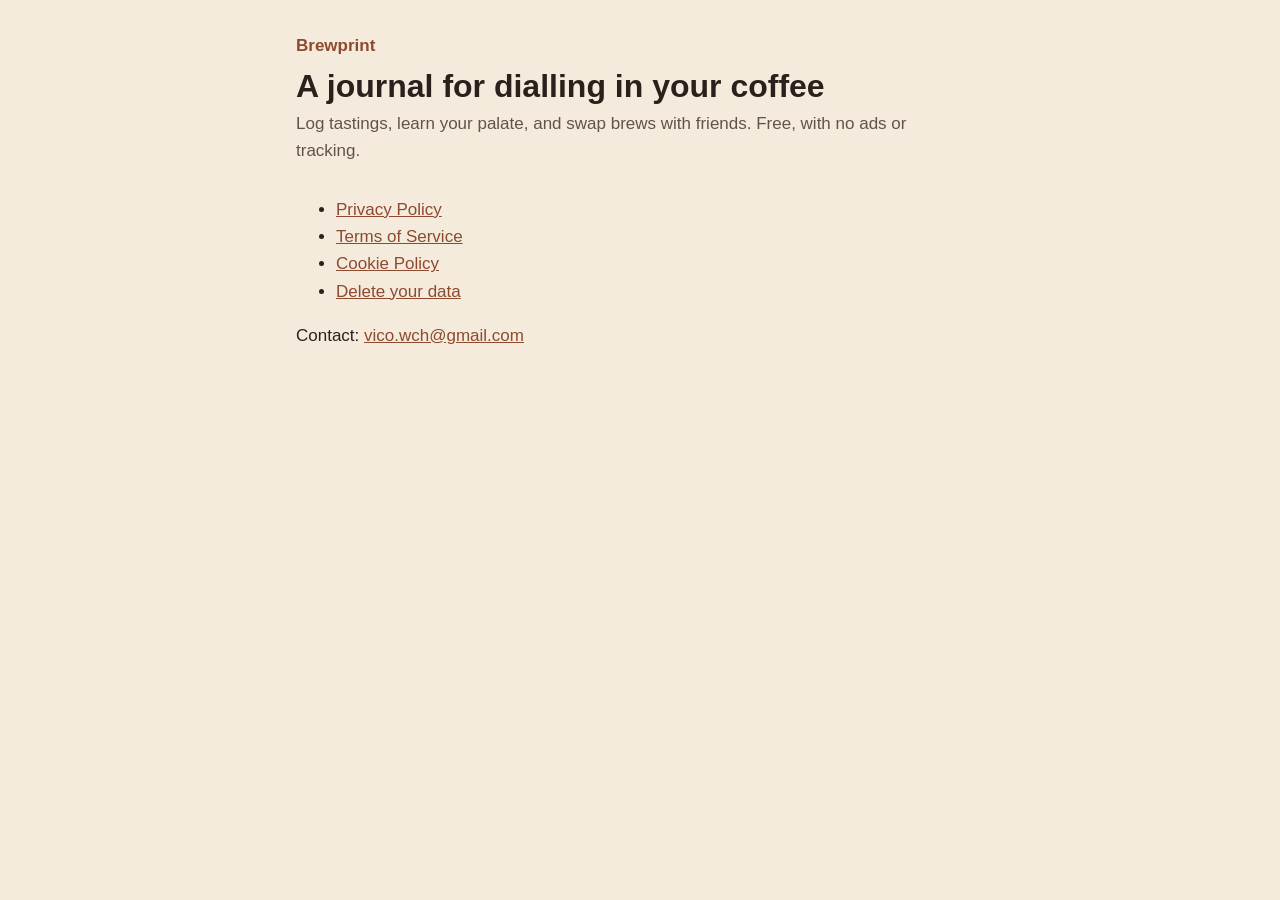
<file: index.html>
<!doctype html>
<html lang="en-GB">
<head>
<meta charset="utf-8">
<meta name="viewport" content="width=device-width, initial-scale=1">
<title>Brewprint</title>
<link rel="stylesheet" href="style.css">
</head>
<body>
<main>
<header>
  <span class="brand">Brewprint</span>
  <h1>A journal for dialling in your coffee</h1>
  <p class="meta">Log tastings, learn your palate, and swap brews with friends. Free, with no ads or tracking.</p>
</header>
<ul>
  <li><a href="privacy.html">Privacy Policy</a></li>
  <li><a href="terms.html">Terms of Service</a></li>
  <li><a href="cookies.html">Cookie Policy</a></li>
  <li><a href="delete-account.html">Delete your data</a></li>
</ul>
<p>Contact: <a href="mailto:vico.wch@gmail.com">vico.wch@gmail.com</a></p>
</main>
</body>
</html>
</file>
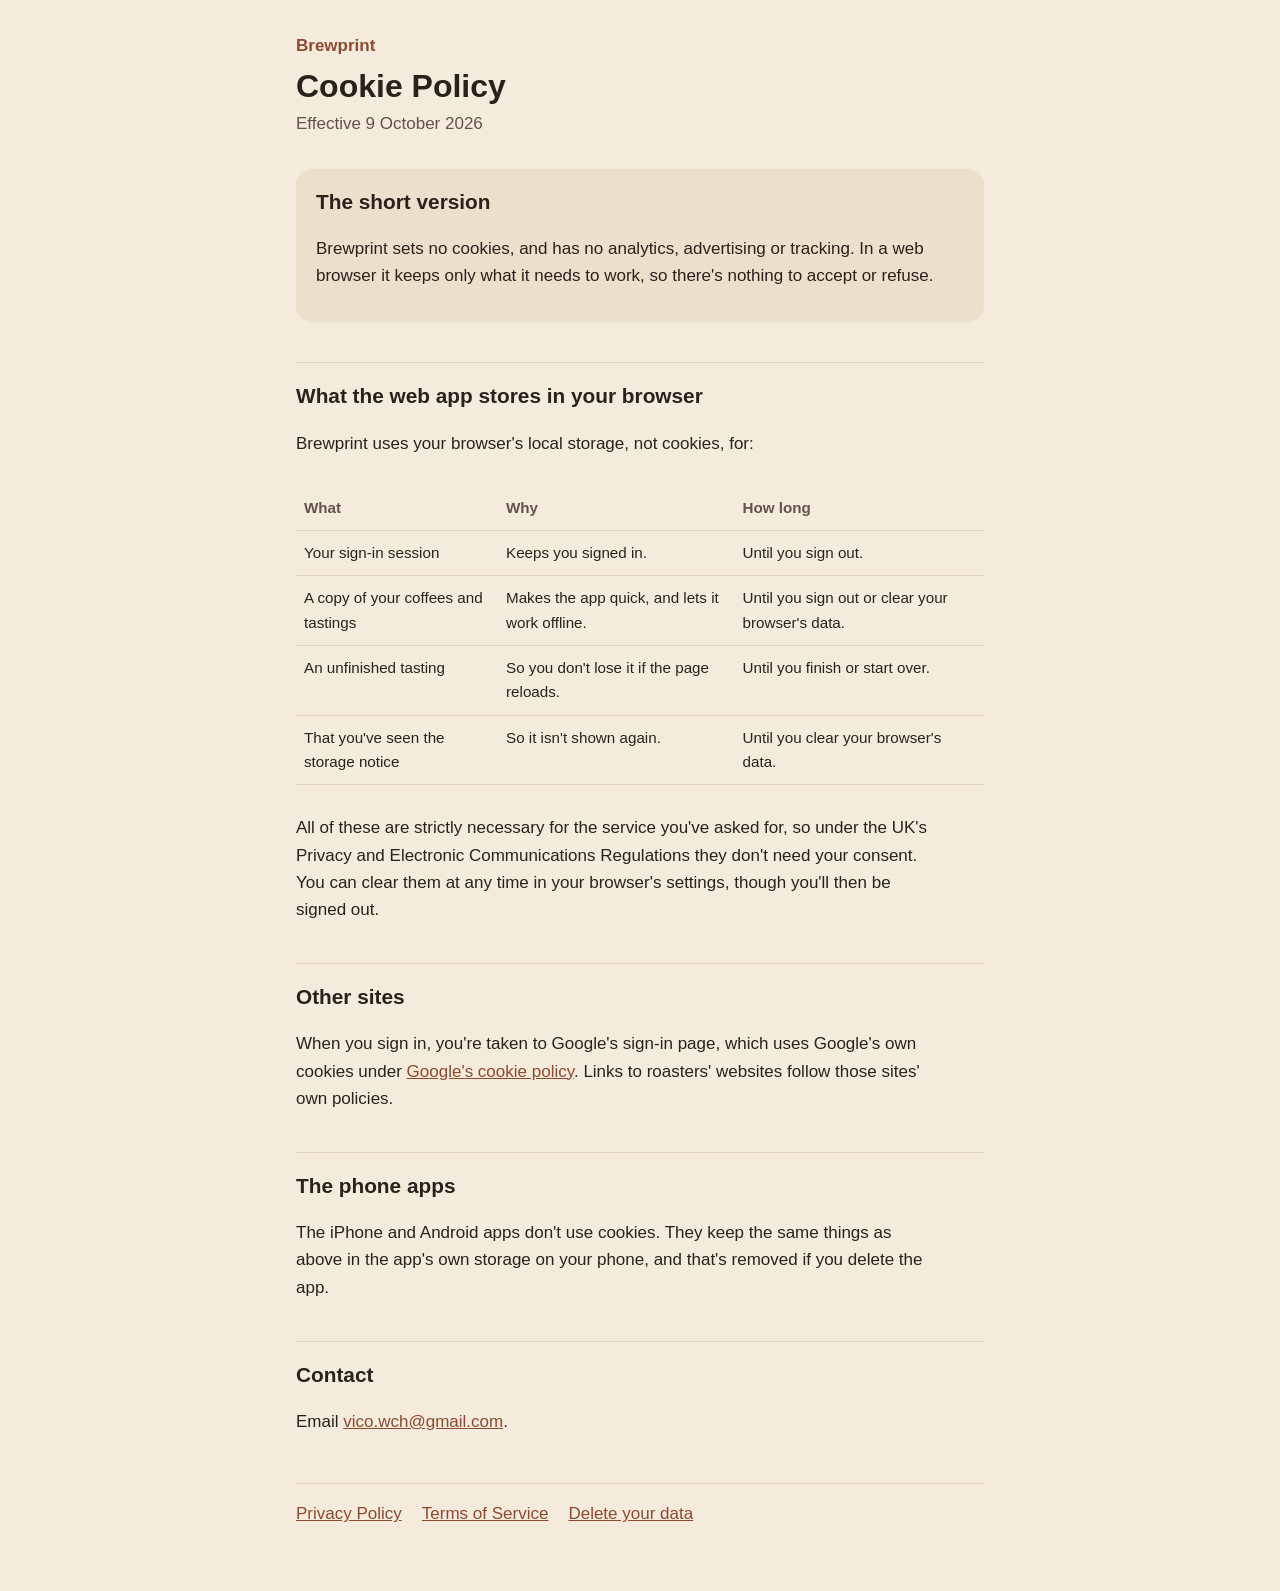
<file: cookies.html>
<!doctype html>
<html lang="en-GB">
<head>
<meta charset="utf-8">
<meta name="viewport" content="width=device-width, initial-scale=1">
<title>Cookie Policy · Brewprint</title>
<link rel="stylesheet" href="style.css">
</head>
<body>
<main>
<header>
  <a class="brand" href="index.html">Brewprint</a>
  <h1>Cookie Policy</h1>
  <p class="meta">Effective 9 October 2026</p>
</header>

<section class="summary">
  <h2>The short version</h2>
  <p>Brewprint sets no cookies, and has no analytics, advertising or tracking. In a web browser it keeps only what it needs to work, so there's nothing to accept or refuse.</p>
</section>

<h2>What the web app stores in your browser</h2>
<p>Brewprint uses your browser's local storage, not cookies, for:</p>
<div class="table-wrap">
<table>
  <tr><th>What</th><th>Why</th><th>How long</th></tr>
  <tr><td>Your sign-in session</td><td>Keeps you signed in.</td><td>Until you sign out.</td></tr>
  <tr><td>A copy of your coffees and tastings</td><td>Makes the app quick, and lets it work offline.</td><td>Until you sign out or clear your browser's data.</td></tr>
  <tr><td>An unfinished tasting</td><td>So you don't lose it if the page reloads.</td><td>Until you finish or start over.</td></tr>
  <tr><td>That you've seen the storage notice</td><td>So it isn't shown again.</td><td>Until you clear your browser's data.</td></tr>
</table>
</div>
<p>All of these are strictly necessary for the service you've asked for, so under the UK's Privacy and Electronic Communications Regulations they don't need your consent. You can clear them at any time in your browser's settings, though you'll then be signed out.</p>

<h2>Other sites</h2>
<p>When you sign in, you're taken to Google's sign-in page, which uses Google's own cookies under <a href="https://policies.google.com/technologies/cookies">Google's cookie policy</a>. Links to roasters' websites follow those sites' own policies.</p>

<h2>The phone apps</h2>
<p>The iPhone and Android apps don't use cookies. They keep the same things as above in the app's own storage on your phone, and that's removed if you delete the app.</p>

<h2>Contact</h2>
<p>Email <a href="mailto:vico.wch@gmail.com">vico.wch@gmail.com</a>.</p>

<nav class="docs">
  <a href="privacy.html">Privacy Policy</a>
  <a href="terms.html">Terms of Service</a>
  <a href="delete-account.html">Delete your data</a>
</nav>
</main>
</body>
</html>
</file>
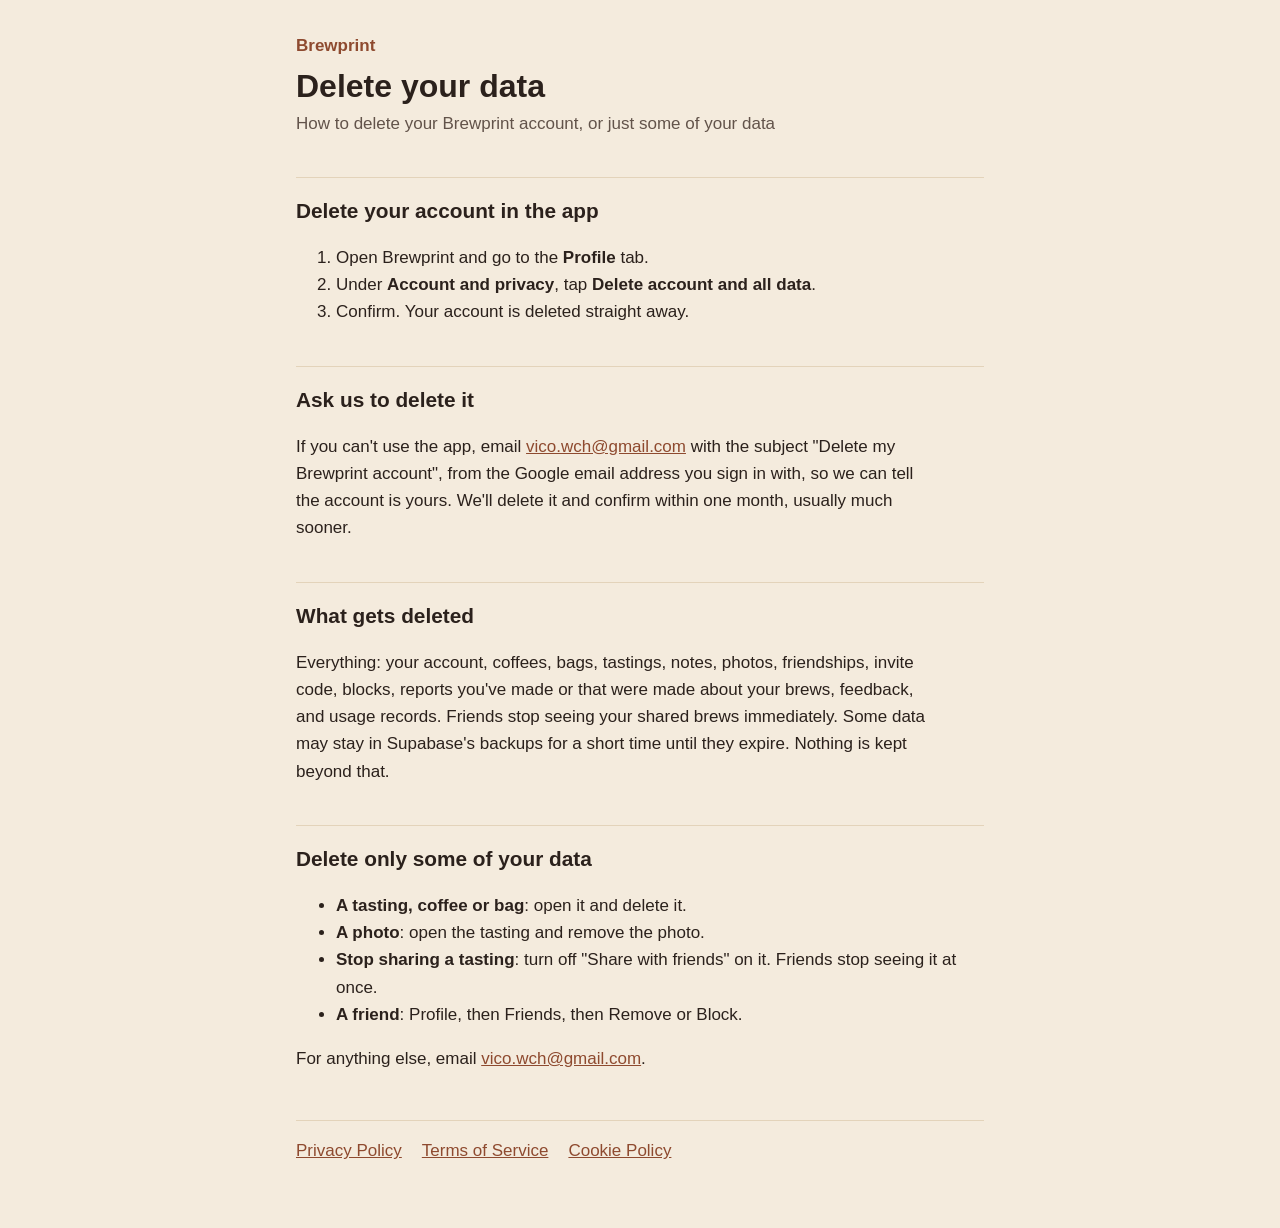
<file: delete-account.html>
<!doctype html>
<html lang="en-GB">
<head>
<meta charset="utf-8">
<meta name="viewport" content="width=device-width, initial-scale=1">
<title>Delete Your Data · Brewprint</title>
<link rel="stylesheet" href="style.css">
</head>
<body>
<main>
<header>
  <a class="brand" href="index.html">Brewprint</a>
  <h1>Delete your data</h1>
  <p class="meta">How to delete your Brewprint account, or just some of your data</p>
</header>

<h2>Delete your account in the app</h2>
<ol>
  <li>Open Brewprint and go to the <strong>Profile</strong> tab.</li>
  <li>Under <strong>Account and privacy</strong>, tap <strong>Delete account and all data</strong>.</li>
  <li>Confirm. Your account is deleted straight away.</li>
</ol>

<h2>Ask us to delete it</h2>
<p>If you can't use the app, email <a href="mailto:vico.wch@gmail.com?subject=Delete%20my%20Brewprint%20account">vico.wch@gmail.com</a> with the subject "Delete my Brewprint account", from the Google email address you sign in with, so we can tell the account is yours. We'll delete it and confirm within one month, usually much sooner.</p>

<h2>What gets deleted</h2>
<p>Everything: your account, coffees, bags, tastings, notes, photos, friendships, invite code, blocks, reports you've made or that were made about your brews, feedback, and usage records. Friends stop seeing your shared brews immediately. Some data may stay in Supabase's backups for a short time until they expire. Nothing is kept beyond that.</p>

<h2>Delete only some of your data</h2>
<ul>
  <li><strong>A tasting, coffee or bag</strong>: open it and delete it.</li>
  <li><strong>A photo</strong>: open the tasting and remove the photo.</li>
  <li><strong>Stop sharing a tasting</strong>: turn off "Share with friends" on it. Friends stop seeing it at once.</li>
  <li><strong>A friend</strong>: Profile, then Friends, then Remove or Block.</li>
</ul>
<p>For anything else, email <a href="mailto:vico.wch@gmail.com">vico.wch@gmail.com</a>.</p>

<nav class="docs">
  <a href="privacy.html">Privacy Policy</a>
  <a href="terms.html">Terms of Service</a>
  <a href="cookies.html">Cookie Policy</a>
</nav>
</main>
</body>
</html>
</file>
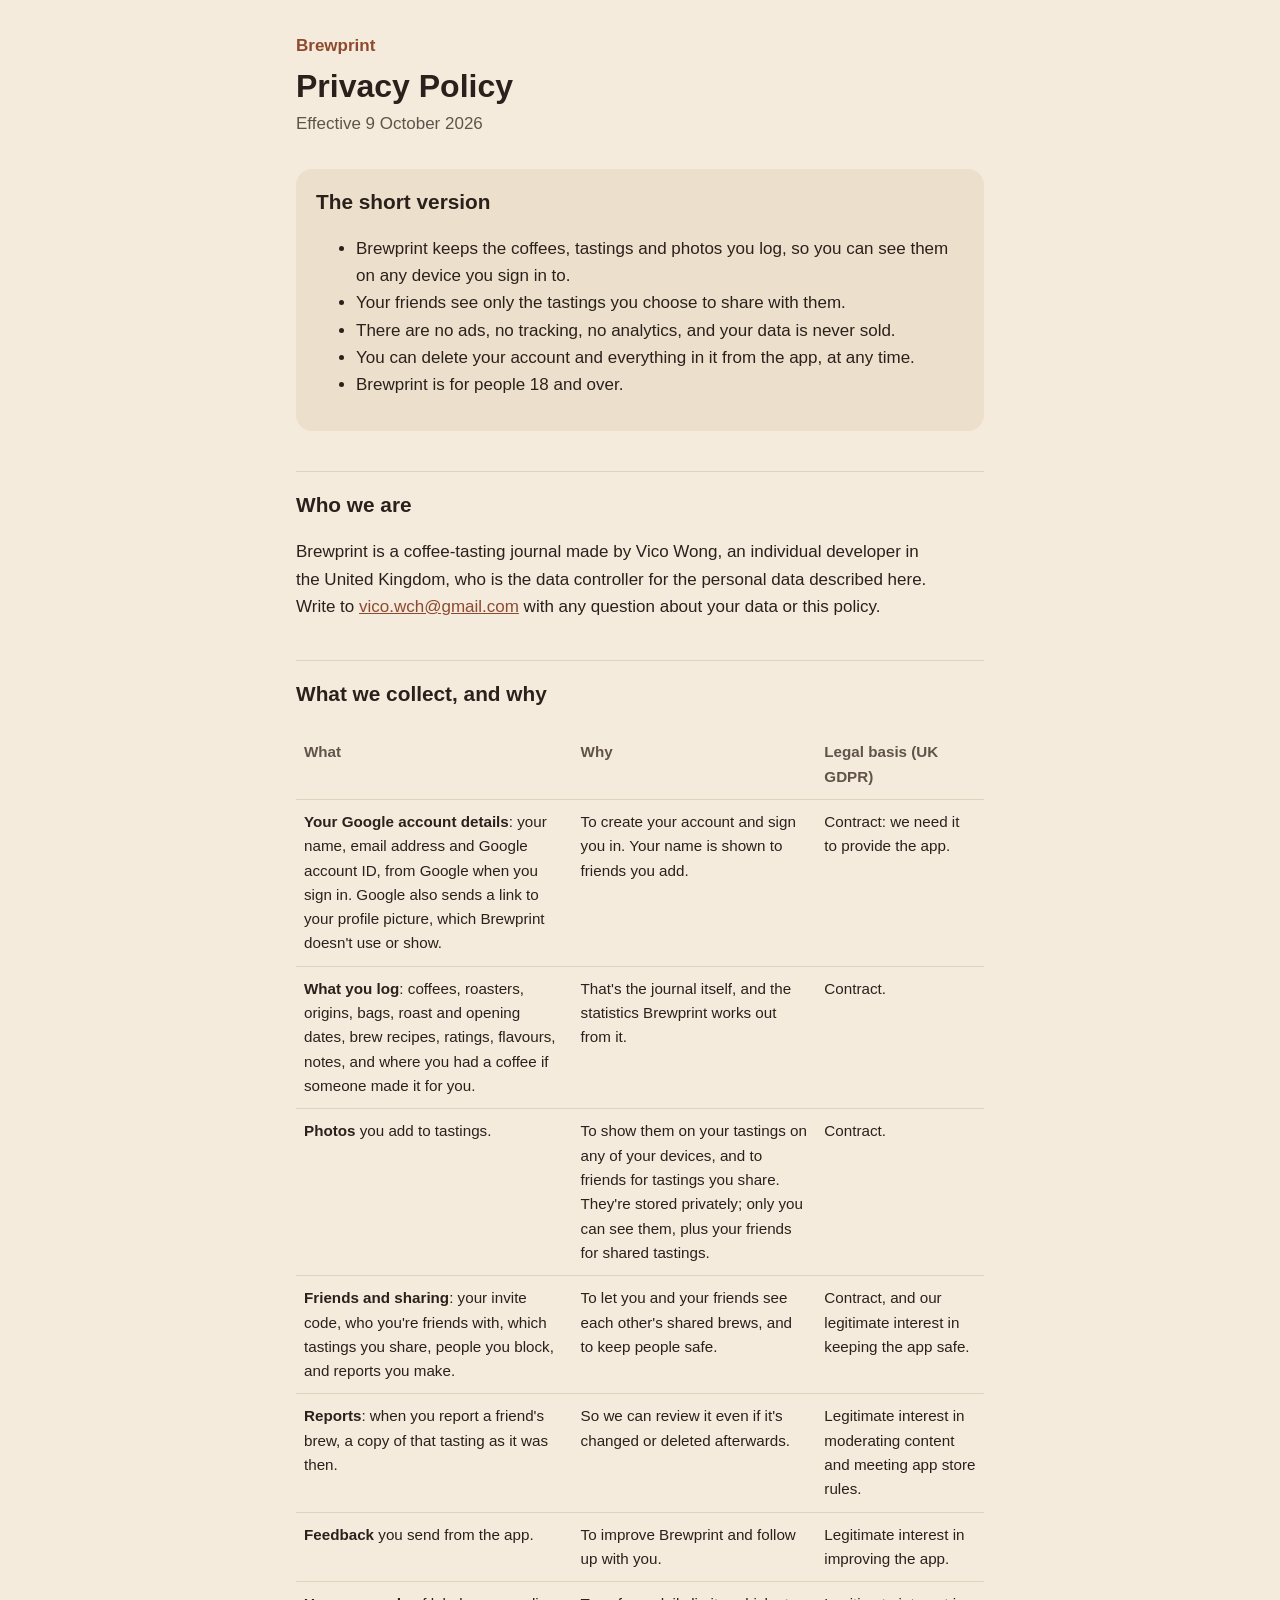
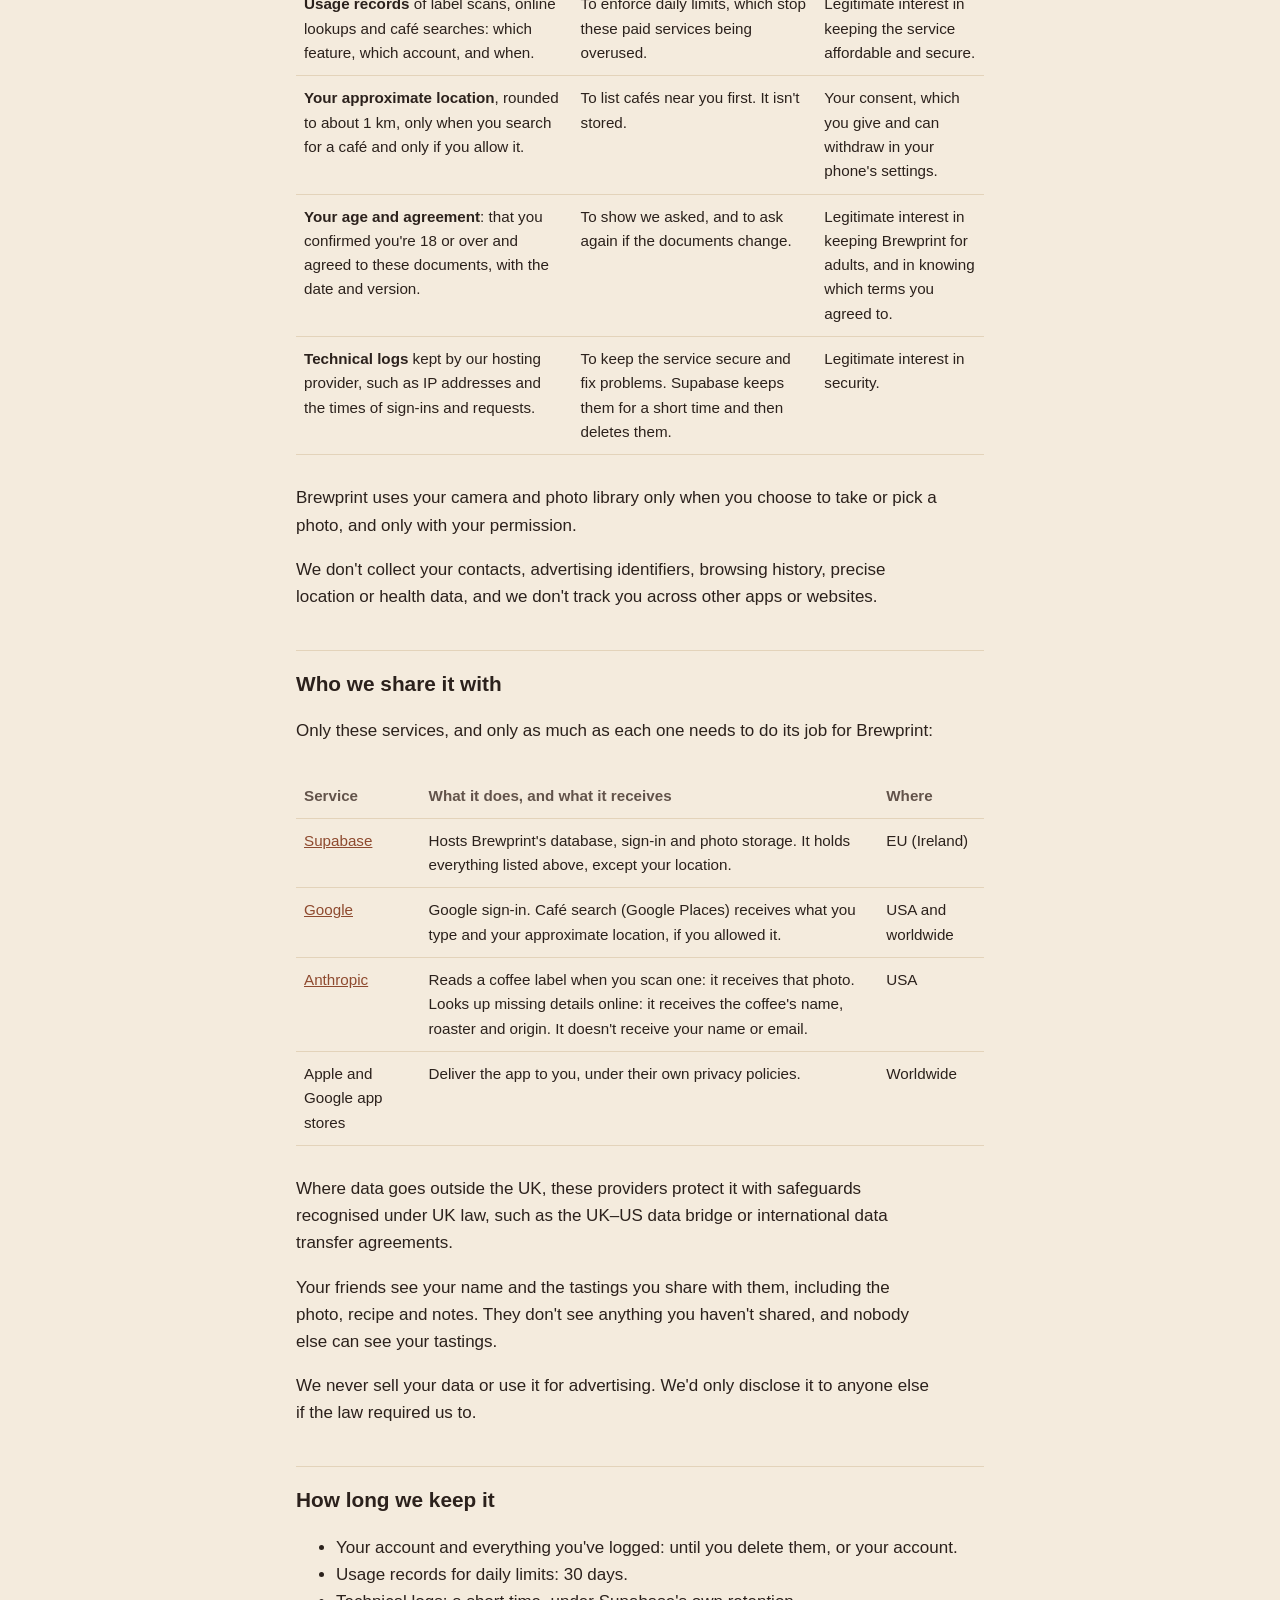
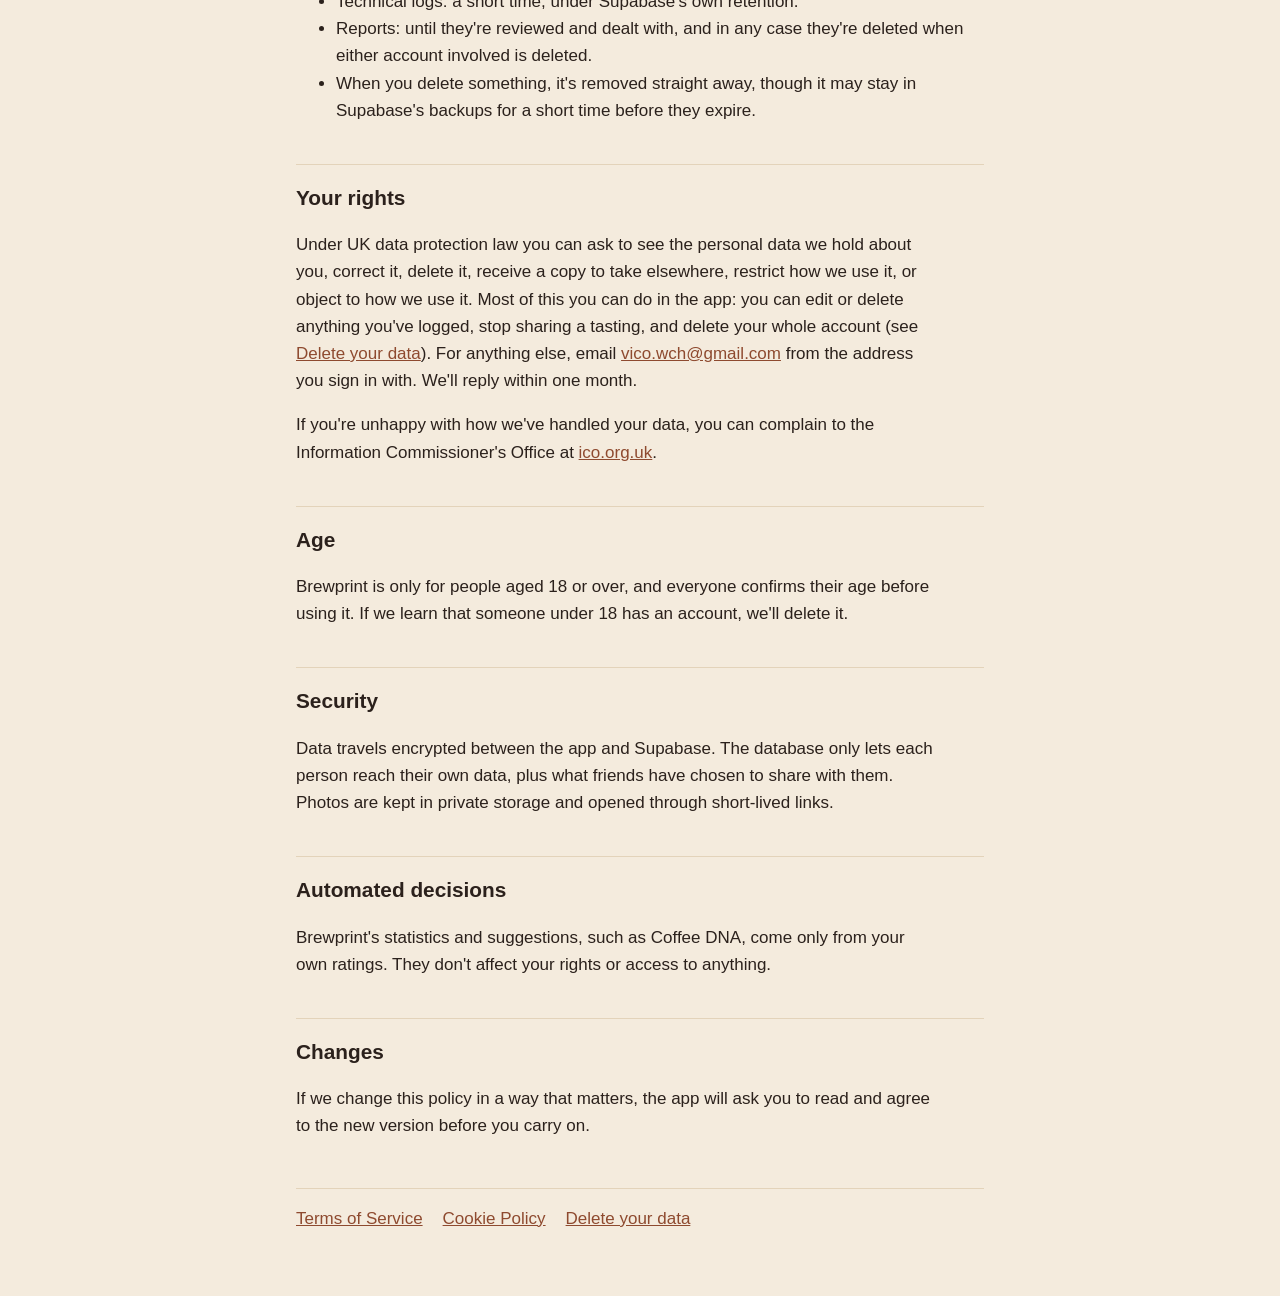
<file: privacy.html>
<!doctype html>
<html lang="en-GB">
<head>
<meta charset="utf-8">
<meta name="viewport" content="width=device-width, initial-scale=1">
<title>Privacy Policy · Brewprint</title>
<link rel="stylesheet" href="style.css">
</head>
<body>
<main>
<header>
  <a class="brand" href="index.html">Brewprint</a>
  <h1>Privacy Policy</h1>
  <p class="meta">Effective 9 October 2026</p>
</header>

<section class="summary">
  <h2>The short version</h2>
  <ul>
    <li>Brewprint keeps the coffees, tastings and photos you log, so you can see them on any device you sign in to.</li>
    <li>Your friends see only the tastings you choose to share with them.</li>
    <li>There are no ads, no tracking, no analytics, and your data is never sold.</li>
    <li>You can delete your account and everything in it from the app, at any time.</li>
    <li>Brewprint is for people 18 and over.</li>
  </ul>
</section>

<h2>Who we are</h2>
<p>Brewprint is a coffee-tasting journal made by Vico Wong, an individual developer in the United Kingdom, who is the data controller for the personal data described here. Write to <a href="mailto:vico.wch@gmail.com">vico.wch@gmail.com</a> with any question about your data or this policy.</p>

<h2>What we collect, and why</h2>
<div class="table-wrap">
<table>
  <tr><th>What</th><th>Why</th><th>Legal basis (UK GDPR)</th></tr>
  <tr>
    <td><strong>Your Google account details</strong>: your name, email address and Google account ID, from Google when you sign in. Google also sends a link to your profile picture, which Brewprint doesn't use or show.</td>
    <td>To create your account and sign you in. Your name is shown to friends you add.</td>
    <td>Contract: we need it to provide the app.</td>
  </tr>
  <tr>
    <td><strong>What you log</strong>: coffees, roasters, origins, bags, roast and opening dates, brew recipes, ratings, flavours, notes, and where you had a coffee if someone made it for you.</td>
    <td>That's the journal itself, and the statistics Brewprint works out from it.</td>
    <td>Contract.</td>
  </tr>
  <tr>
    <td><strong>Photos</strong> you add to tastings.</td>
    <td>To show them on your tastings on any of your devices, and to friends for tastings you share. They're stored privately; only you can see them, plus your friends for shared tastings.</td>
    <td>Contract.</td>
  </tr>
  <tr>
    <td><strong>Friends and sharing</strong>: your invite code, who you're friends with, which tastings you share, people you block, and reports you make.</td>
    <td>To let you and your friends see each other's shared brews, and to keep people safe.</td>
    <td>Contract, and our legitimate interest in keeping the app safe.</td>
  </tr>
  <tr>
    <td><strong>Reports</strong>: when you report a friend's brew, a copy of that tasting as it was then.</td>
    <td>So we can review it even if it's changed or deleted afterwards.</td>
    <td>Legitimate interest in moderating content and meeting app store rules.</td>
  </tr>
  <tr>
    <td><strong>Feedback</strong> you send from the app.</td>
    <td>To improve Brewprint and follow up with you.</td>
    <td>Legitimate interest in improving the app.</td>
  </tr>
  <tr>
    <td><strong>Usage records</strong> of label scans, online lookups and café searches: which feature, which account, and when.</td>
    <td>To enforce daily limits, which stop these paid services being overused.</td>
    <td>Legitimate interest in keeping the service affordable and secure.</td>
  </tr>
  <tr>
    <td><strong>Your approximate location</strong>, rounded to about 1 km, only when you search for a café and only if you allow it.</td>
    <td>To list cafés near you first. It isn't stored.</td>
    <td>Your consent, which you give and can withdraw in your phone's settings.</td>
  </tr>
  <tr>
    <td><strong>Your age and agreement</strong>: that you confirmed you're 18 or over and agreed to these documents, with the date and version.</td>
    <td>To show we asked, and to ask again if the documents change.</td>
    <td>Legitimate interest in keeping Brewprint for adults, and in knowing which terms you agreed to.</td>
  </tr>
  <tr>
    <td><strong>Technical logs</strong> kept by our hosting provider, such as IP addresses and the times of sign-ins and requests.</td>
    <td>To keep the service secure and fix problems. Supabase keeps them for a short time and then deletes them.</td>
    <td>Legitimate interest in security.</td>
  </tr>
</table>
</div>
<p>Brewprint uses your camera and photo library only when you choose to take or pick a photo, and only with your permission.</p>
<p>We don't collect your contacts, advertising identifiers, browsing history, precise location or health data, and we don't track you across other apps or websites.</p>

<h2>Who we share it with</h2>
<p>Only these services, and only as much as each one needs to do its job for Brewprint:</p>
<div class="table-wrap">
<table>
  <tr><th>Service</th><th>What it does, and what it receives</th><th>Where</th></tr>
  <tr><td><a href="https://supabase.com/privacy">Supabase</a></td><td>Hosts Brewprint's database, sign-in and photo storage. It holds everything listed above, except your location.</td><td>EU (Ireland)</td></tr>
  <tr><td><a href="https://policies.google.com/privacy">Google</a></td><td>Google sign-in. Café search (Google Places) receives what you type and your approximate location, if you allowed it.</td><td>USA and worldwide</td></tr>
  <tr><td><a href="https://www.anthropic.com/legal/privacy">Anthropic</a></td><td>Reads a coffee label when you scan one: it receives that photo. Looks up missing details online: it receives the coffee's name, roaster and origin. It doesn't receive your name or email.</td><td>USA</td></tr>
  <tr><td>Apple and Google app stores</td><td>Deliver the app to you, under their own privacy policies.</td><td>Worldwide</td></tr>
</table>
</div>
<p>Where data goes outside the UK, these providers protect it with safeguards recognised under UK law, such as the UK–US data bridge or international data transfer agreements.</p>
<p>Your friends see your name and the tastings you share with them, including the photo, recipe and notes. They don't see anything you haven't shared, and nobody else can see your tastings.</p>
<p>We never sell your data or use it for advertising. We'd only disclose it to anyone else if the law required us to.</p>

<h2>How long we keep it</h2>
<ul>
  <li>Your account and everything you've logged: until you delete them, or your account.</li>
  <li>Usage records for daily limits: 30 days.</li>
  <li>Technical logs: a short time, under Supabase's own retention.</li>
  <li>Reports: until they're reviewed and dealt with, and in any case they're deleted when either account involved is deleted.</li>
  <li>When you delete something, it's removed straight away, though it may stay in Supabase's backups for a short time before they expire.</li>
</ul>

<h2>Your rights</h2>
<p>Under UK data protection law you can ask to see the personal data we hold about you, correct it, delete it, receive a copy to take elsewhere, restrict how we use it, or object to how we use it. Most of this you can do in the app: you can edit or delete anything you've logged, stop sharing a tasting, and delete your whole account (see <a href="delete-account.html">Delete your data</a>). For anything else, email <a href="mailto:vico.wch@gmail.com">vico.wch@gmail.com</a> from the address you sign in with. We'll reply within one month.</p>
<p>If you're unhappy with how we've handled your data, you can complain to the Information Commissioner's Office at <a href="https://ico.org.uk/make-a-complaint/">ico.org.uk</a>.</p>

<h2>Age</h2>
<p>Brewprint is only for people aged 18 or over, and everyone confirms their age before using it. If we learn that someone under 18 has an account, we'll delete it.</p>

<h2>Security</h2>
<p>Data travels encrypted between the app and Supabase. The database only lets each person reach their own data, plus what friends have chosen to share with them. Photos are kept in private storage and opened through short-lived links.</p>

<h2>Automated decisions</h2>
<p>Brewprint's statistics and suggestions, such as Coffee DNA, come only from your own ratings. They don't affect your rights or access to anything.</p>

<h2>Changes</h2>
<p>If we change this policy in a way that matters, the app will ask you to read and agree to the new version before you carry on.</p>

<nav class="docs">
  <a href="terms.html">Terms of Service</a>
  <a href="cookies.html">Cookie Policy</a>
  <a href="delete-account.html">Delete your data</a>
</nav>
</main>
</body>
</html>
</file>
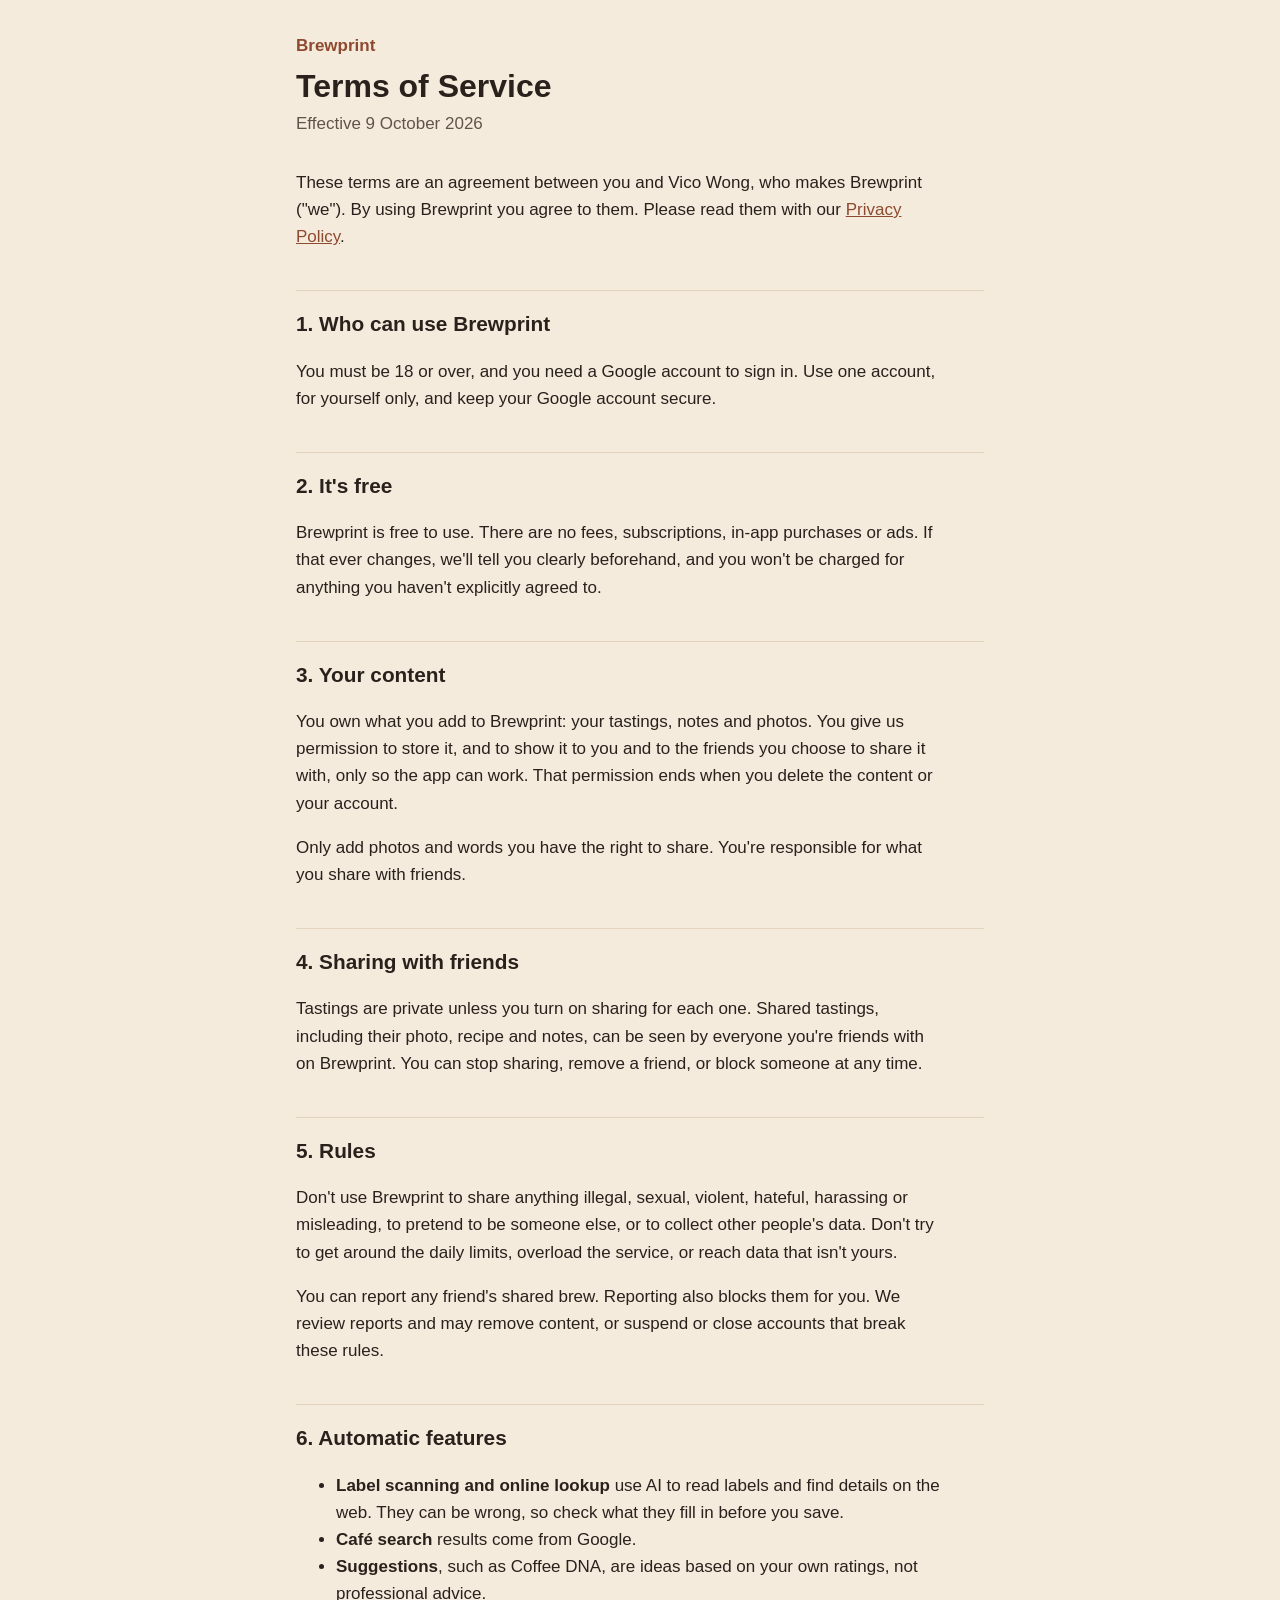
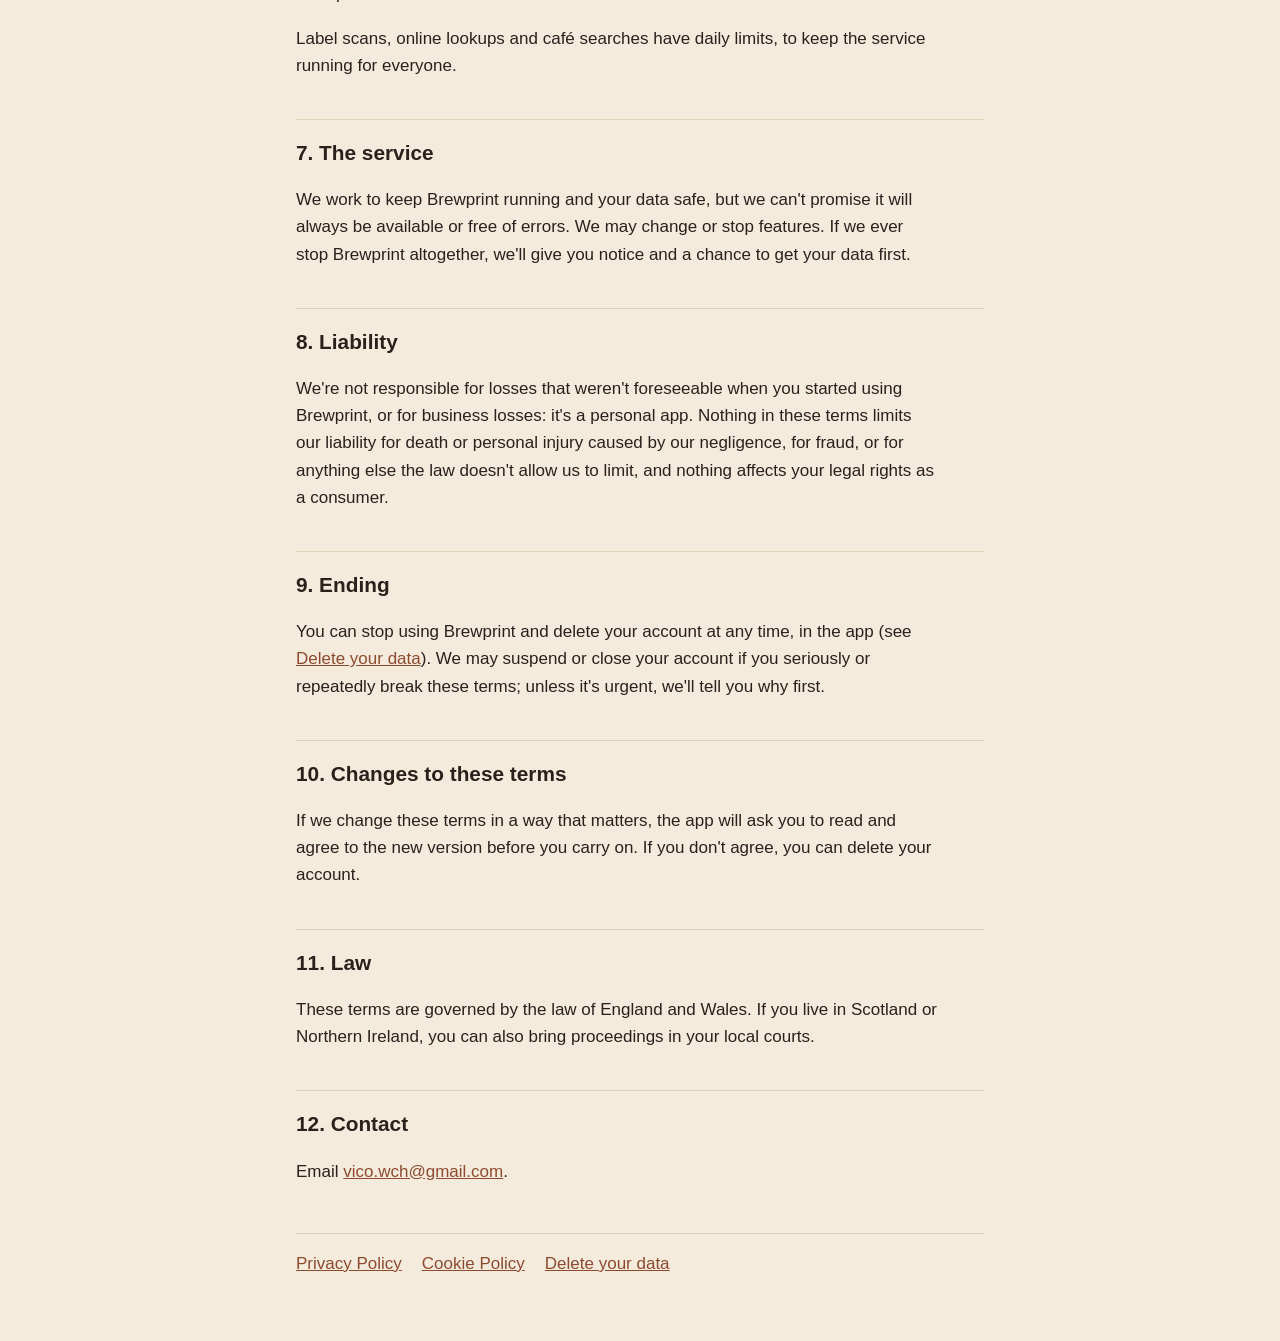
<file: terms.html>
<!doctype html>
<html lang="en-GB">
<head>
<meta charset="utf-8">
<meta name="viewport" content="width=device-width, initial-scale=1">
<title>Terms of Service · Brewprint</title>
<link rel="stylesheet" href="style.css">
</head>
<body>
<main>
<header>
  <a class="brand" href="index.html">Brewprint</a>
  <h1>Terms of Service</h1>
  <p class="meta">Effective 9 October 2026</p>
</header>

<p>These terms are an agreement between you and Vico Wong, who makes Brewprint ("we"). By using Brewprint you agree to them. Please read them with our <a href="privacy.html">Privacy Policy</a>.</p>

<h2>1. Who can use Brewprint</h2>
<p>You must be 18 or over, and you need a Google account to sign in. Use one account, for yourself only, and keep your Google account secure.</p>

<h2>2. It's free</h2>
<p>Brewprint is free to use. There are no fees, subscriptions, in-app purchases or ads. If that ever changes, we'll tell you clearly beforehand, and you won't be charged for anything you haven't explicitly agreed to.</p>

<h2>3. Your content</h2>
<p>You own what you add to Brewprint: your tastings, notes and photos. You give us permission to store it, and to show it to you and to the friends you choose to share it with, only so the app can work. That permission ends when you delete the content or your account.</p>
<p>Only add photos and words you have the right to share. You're responsible for what you share with friends.</p>

<h2>4. Sharing with friends</h2>
<p>Tastings are private unless you turn on sharing for each one. Shared tastings, including their photo, recipe and notes, can be seen by everyone you're friends with on Brewprint. You can stop sharing, remove a friend, or block someone at any time.</p>

<h2>5. Rules</h2>
<p>Don't use Brewprint to share anything illegal, sexual, violent, hateful, harassing or misleading, to pretend to be someone else, or to collect other people's data. Don't try to get around the daily limits, overload the service, or reach data that isn't yours.</p>
<p>You can report any friend's shared brew. Reporting also blocks them for you. We review reports and may remove content, or suspend or close accounts that break these rules.</p>

<h2>6. Automatic features</h2>
<ul>
  <li><strong>Label scanning and online lookup</strong> use AI to read labels and find details on the web. They can be wrong, so check what they fill in before you save.</li>
  <li><strong>Café search</strong> results come from Google.</li>
  <li><strong>Suggestions</strong>, such as Coffee DNA, are ideas based on your own ratings, not professional advice.</li>
</ul>
<p>Label scans, online lookups and café searches have daily limits, to keep the service running for everyone.</p>

<h2>7. The service</h2>
<p>We work to keep Brewprint running and your data safe, but we can't promise it will always be available or free of errors. We may change or stop features. If we ever stop Brewprint altogether, we'll give you notice and a chance to get your data first.</p>

<h2>8. Liability</h2>
<p>We're not responsible for losses that weren't foreseeable when you started using Brewprint, or for business losses: it's a personal app. Nothing in these terms limits our liability for death or personal injury caused by our negligence, for fraud, or for anything else the law doesn't allow us to limit, and nothing affects your legal rights as a consumer.</p>

<h2>9. Ending</h2>
<p>You can stop using Brewprint and delete your account at any time, in the app (see <a href="delete-account.html">Delete your data</a>). We may suspend or close your account if you seriously or repeatedly break these terms; unless it's urgent, we'll tell you why first.</p>

<h2>10. Changes to these terms</h2>
<p>If we change these terms in a way that matters, the app will ask you to read and agree to the new version before you carry on. If you don't agree, you can delete your account.</p>

<h2>11. Law</h2>
<p>These terms are governed by the law of England and Wales. If you live in Scotland or Northern Ireland, you can also bring proceedings in your local courts.</p>

<h2>12. Contact</h2>
<p>Email <a href="mailto:vico.wch@gmail.com">vico.wch@gmail.com</a>.</p>

<nav class="docs">
  <a href="privacy.html">Privacy Policy</a>
  <a href="cookies.html">Cookie Policy</a>
  <a href="delete-account.html">Delete your data</a>
</nav>
</main>
</body>
</html>
</file>
<file: style.css>
:root {
  --bg: #f4ebdd;
  --surface: #ece0cc;
  --text: #2b211c;
  --muted: #62534a;
  --accent: #8e4a2f;
  --rule: #e3d3ba;
}
@media (prefers-color-scheme: dark) {
  :root {
    --bg: #1c1512;
    --surface: #2b211c;
    --text: #f4ebdd;
    --muted: #b9a898;
    --accent: #e0ab94;
    --rule: #3a2c24;
  }
}
* { box-sizing: border-box; }
html { -webkit-text-size-adjust: 100%; }
body {
  margin: 0;
  background: var(--bg);
  color: var(--text);
  font: 17px/1.6 -apple-system, BlinkMacSystemFont, "Segoe UI", Roboto, Helvetica, Arial, sans-serif;
}
main { max-width: 720px; margin: 0 auto; padding: 32px 16px 64px; }
header { margin-bottom: 32px; }
.brand { color: var(--accent); font-weight: 700; text-decoration: none; }
h1 { font-size: 2rem; line-height: 1.2; margin: 8px 0 4px; }
h2 { font-size: 1.3rem; margin: 40px 0 8px; padding-top: 16px; border-top: 1px solid var(--rule); }
h3 { font-size: 1.05rem; margin: 24px 0 4px; }
p, li { max-width: 68ch; }
a { color: var(--accent); }
.meta { color: var(--muted); margin: 0; }
.summary { background: var(--surface); border-radius: 16px; padding: 16px 20px; margin: 24px 0; }
.summary h2 { border: 0; margin-top: 0; padding-top: 0; }
table { width: 100%; border-collapse: collapse; margin: 12px 0; font-size: 0.95rem; }
th, td { text-align: left; vertical-align: top; padding: 10px 8px; border-bottom: 1px solid var(--rule); }
th { color: var(--muted); font-weight: 600; }
.table-wrap { overflow-x: auto; }
nav.docs { display: flex; flex-wrap: wrap; gap: 8px 20px; margin-top: 48px; padding-top: 16px; border-top: 1px solid var(--rule); }
</file>
